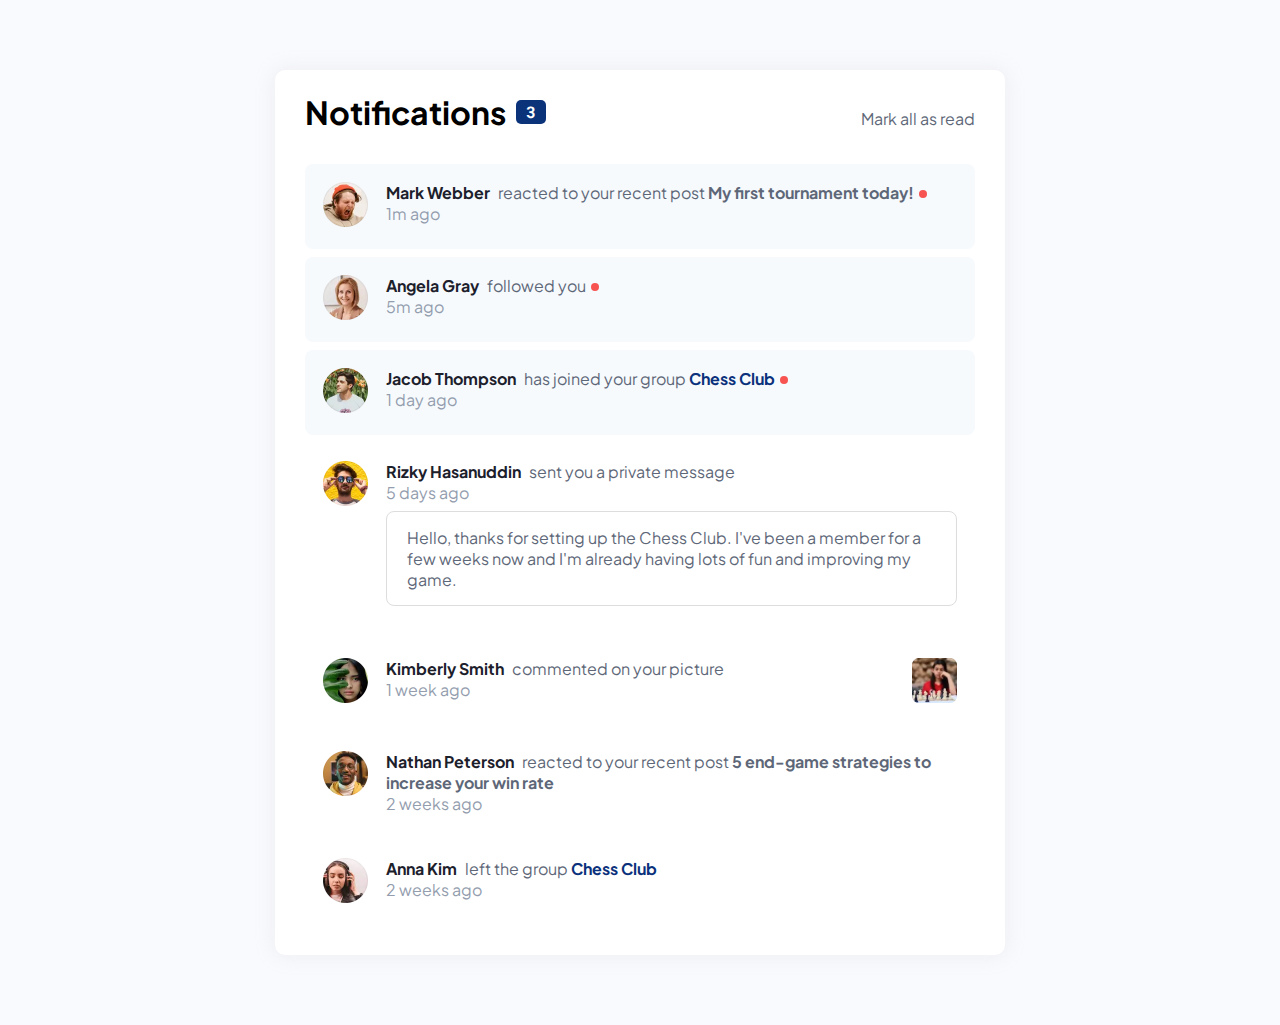
<file: index.html>
<!DOCTYPE html>
<html lang="en">
<head>
  <meta charset="UTF-8">
  <meta name="viewport" content="width=device-width, initial-scale=1.0"> <!-- displays site properly based on user's device -->

  <link rel="icon" type="image/png" sizes="32x32" href="./assets/images/favicon-32x32.png">
  <link rel="stylesheet" href="style.css">
  <title>Frontend Mentor | Notifications page</title>

  <!-- Feel free to remove these styles or customise in your own stylesheet 👍 -->
  <style>
    .attribution { font-size: 11px; text-align: center; }
    .attribution a { color: hsl(228, 45%, 44%); }
  </style>
</head>
<body>
  <main>
    <section class="head">
      <h1>Notifications <span id="not-count">3</span></h1>
      <a class="mark-read">Mark all as read</a>
    </section>
    
    <ul>

      <li class="active">
        <div class="user-icon"><img src="./assets/images/avatar-mark-webber.webp" alt="avatar-mark-webber"></div>
        <div class="user-info">
          <p><b class="bold-dark-blue">Mark Webber</b> reacted to your recent post <b class="padding-left">My first tournament today!</b></p>
          <p>1m ago</p>
        </div>
      </li>
      
      <li class="active">
        <div class="user-icon"><img src="./assets/images/avatar-angela-gray.webp" alt="avatar-angela-gray"></div>
        <div class="user-info">
          <p><b class="bold-dark-blue">Angela Gray</b> followed you</p>
          <p>5m ago</p>
        </div>
      </li>
      
      <li class="active">
        <div class="user-icon"><img src="./assets/images/avatar-jacob-thompson.webp" alt="avatar-jacob-thompson"></div>
        <div class="user-info">
          <p><b class="bold-dark-blue">Jacob Thompson</b> has joined your group <b class="bold-blue padding-left">Chess Club</b></p>
          <p>1 day ago</p>
        </div>
      </li>
      
      <li>
        <div class="user-icon"><img src="./assets/images/avatar-rizky-hasanuddin.webp" alt="avatar-rizky-hasanuddin"></div>
        <div class="user-info">
          <p><b class="bold-dark-blue">Rizky Hasanuddin</b> sent you a private message</p>
          <p>5 days ago</p>
          <div class="inner-text">
            <p>Hello, thanks for setting up the Chess Club. I've been a member for a few weeks now and 
              I'm already having lots of fun and improving my game.</p>
          </div>
        </div>
      </li>
      
      <li>
        <div class="user-icon"><img src="./assets/images/avatar-kimberly-smith.webp" alt="avatar-kimberly-smith"></div>
        <div class="user-info">
          <p><b class="bold-dark-blue">Kimberly Smith</b> commented on your picture</p>
          <p>1 week ago</p>
        </div>
        <div class="margin-left">
          <img class="user-info-img" src="./assets/images/image-chess.webp" alt="image-chess">
        </div>
      </li>
      
      <li>
        <div class="user-icon"><img src="./assets/images/avatar-nathan-peterson.webp" alt="avatar-nathan-peterson"></div>
        <div class="user-info">
          <p><b class="bold-dark-blue">Nathan Peterson</b> reacted to your recent post <b class="padding-left">5 end-game strategies to increase your win rate</b></p>
          <p>2 weeks ago</p>
        </div>
      </li>
      
      <li>
        <div class="user-icon"><img src="./assets/images/avatar-anna-kim.webp" alt="avatar-anna-kim"></div>
        <div class="user-info">
          <p><b class="bold-dark-blue">Anna Kim</b> left the group <b class="bold-blue padding-left">Chess Club</b></p>
          <p>2 weeks ago</p>
        </div>
      </li>

    </ul>
  </main>
  <script src="./script.js"></script>
</body>
</html>
</file>
<file: style.css>
@import url('https://fonts.googleapis.com/css2?family=Plus+Jakarta+Sans:wght@500;800&family=Roboto+Mono:wght@400&display=swap');
* { margin: 0px; padding: 0px; box-sizing: border-box; font-family: 'Plus Jakarta Sans', sans-serif; }

body { background-color: #f9fafe; }
main { max-width: 730px; background-color: #fff; margin: 70px auto; border-radius: 10px; padding: 30px; box-shadow: 0px 0px 20px #dddddd70; }
.head { display: flex; justify-content: space-between; align-items: baseline; margin-bottom: 35px; }
.head h1 { position: relative; line-height: 24px; }
.head span { position: absolute; padding: 0px 10px; background-color: #0a337a; color: #fff; border-radius: 5px; font-size: 16px; right: -40px; font-family: 'Roboto Mono', monospace; }
.head a { cursor: pointer; color: hsl(219, 12%, 42%); font-size: 16px; text-decoration: none; }
.head a:hover { color: hsl(219, 85%, 26%); }

ul li { display: flex; list-style-type: none; padding: 18px; border-radius: 8px; margin-bottom: 8px; }
ul li:last-child { margin-bottom: 0px; }
ul li.active { background-color: #f6fafd; }
ul li .user-info > p:first-child { display: inline; }
ul li.active .user-info > p:first-child::after { content: ''; width: 8px; height: 8px; background-color: hsl(1, 90%, 64%); border-radius: 50%; display: inline-block; margin: 0px 0px 1px 5px; }
ul li img { max-width: 45px; }
.user-info { padding-left: 18px; flex-grow: 1; }
.user-info p:nth-child(2) { color: hsl(219, 14%, 63%); }
.user-info p { color: hsl(219, 12%, 42%); }
.user-info b:hover { cursor: pointer; color: hsl(219, 85%, 26%); }
.bold-dark-blue { color: hsl(224, 21%, 14%); padding-right: 5px; }
.bold-blue { color: hsl(219, 85%, 26%); }
.inner-text { padding: 15px 20px; border-radius: 8px; border: 1px solid #ddd; margin: 8px 0px; }
.inner-text:hover { cursor: pointer; background-color: #e5eff9; border-color: #e5eff9; }
.user-info-img:hover { cursor: pointer; outline: 2px solid #e5eff9; border-radius: 7px; }

@media (max-width: 730px){
    main { margin: 0px; }
    .head h1 { font-size: 20px; line-height: 20px; }
    .head a , .user-info p { font-size: 15px; }
    ul li img { max-width: 40px; }
}

@media (max-width: 375px){
    main { padding: 25px 15px 15px; }
    .head { margin-bottom: 25px; }
    ul li { padding: 12px; }
    .user-info { padding-left: 12px; }
    .bold-dark-blue { padding-right: 2px; }
    .padding-left { padding-left: 2px; }
    .margin-left { margin-left: 12px; }
}
</file>
